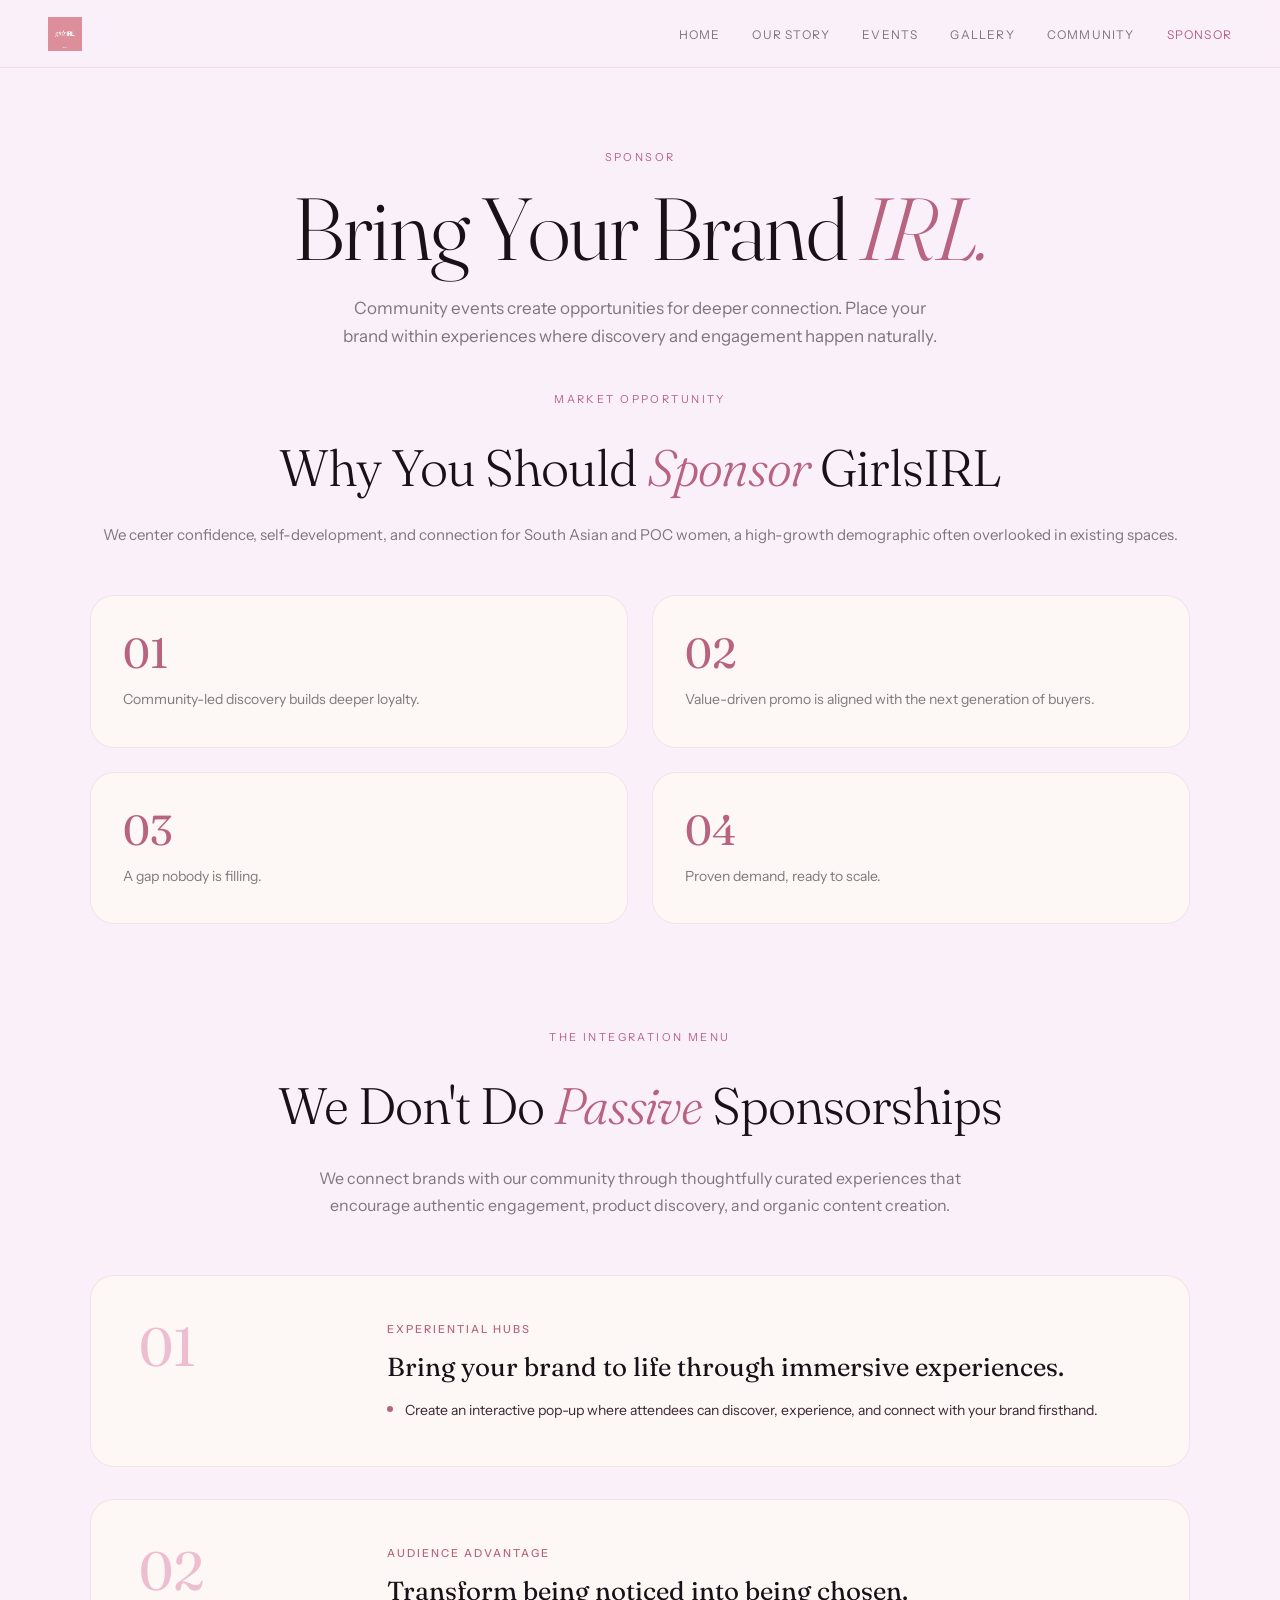
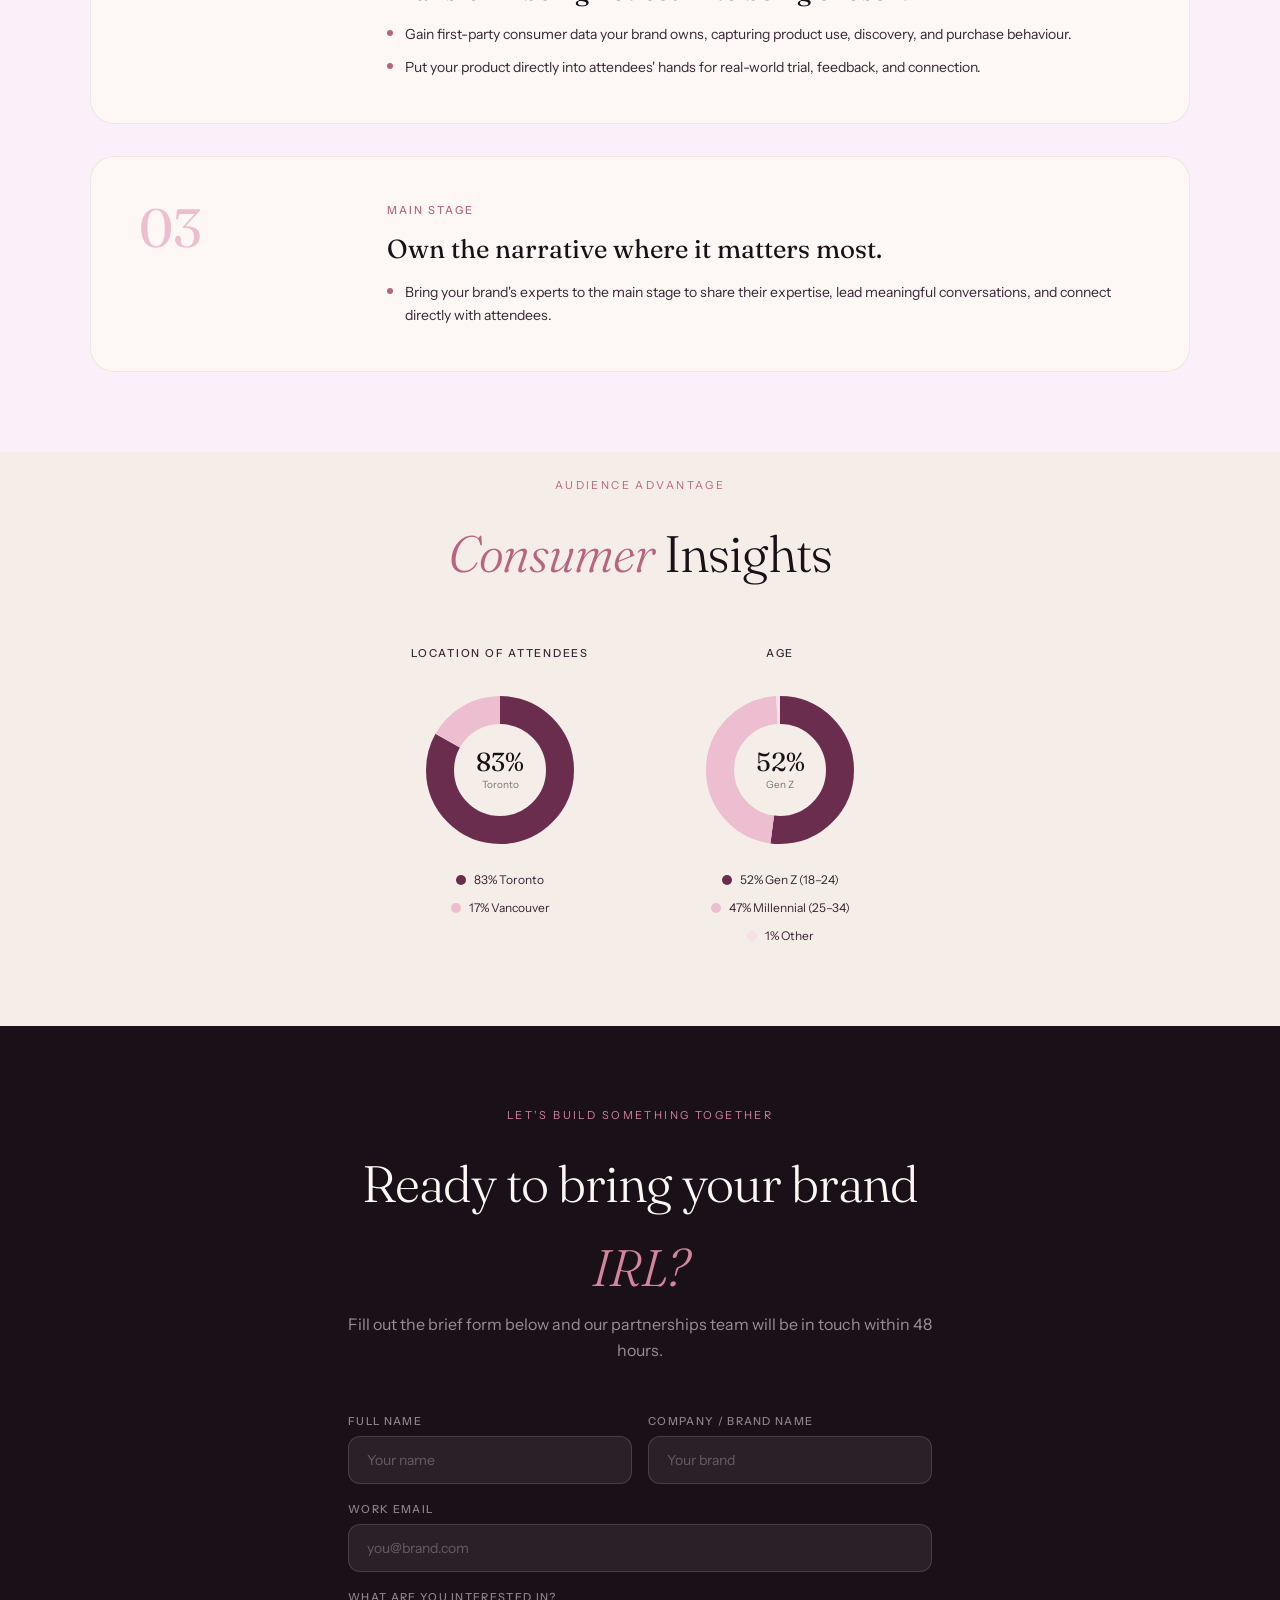
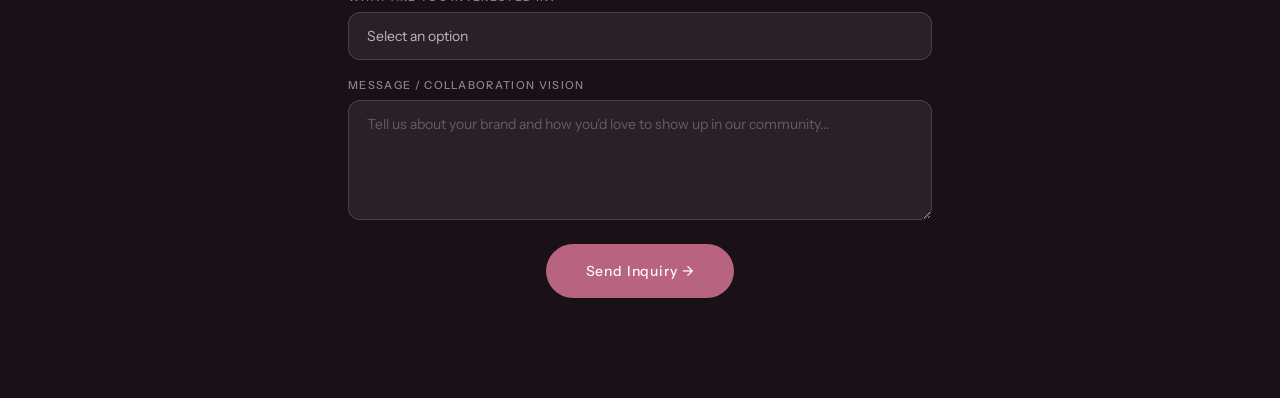
<file: get-involved.html>
<!DOCTYPE html>
<html lang="en">
<head>
<meta charset="utf-8"/>
<meta content="width=device-width, initial-scale=1.0" name="viewport"/>
<title>GIRLS IRL, Sponsor</title>
<meta content="Partner with Girls IRL, redefining connection for South Asian and POC women." name="description"/>
<link href="https://fonts.googleapis.com" rel="preconnect"/>
<link crossorigin="" href="https://fonts.gstatic.com" rel="preconnect"/>
<link href="https://fonts.googleapis.com/css2?family=Fraunces:ital,opsz,wght@0,9..144,300;0,9..144,400;1,9..144,300;1,9..144,400;1,9..144,600&family=Instrument+Sans:wght@300;400;500&display=swap" rel="stylesheet"/>
<link rel="stylesheet" href="responsive.css">
<style>
:root {
  --blush:#F7E1E6;
  --blush-mid:#EDBED0;
  --rose:#D4849C;
  --rose-dark:#B86380;
  --cream:#FDF8F5;
  --cream-warm:#F5EDE8;
  --ink:#1A1118;
  --ink-mid:#3B2535;
  --ink-soft:rgba(26,17,24,0.55);
  --border:rgba(212,132,156,0.18);
  --page-bg:#faf0fa;
}
*,*::before,*::after{margin:0;padding:0;box-sizing:border-box}
body{font-family:'Instrument Sans',sans-serif;background:var(--page-bg);color:var(--ink);line-height:1.65;overflow-x:hidden}
a{color:inherit;text-decoration:none}
h1,h2,h3,h4{font-family:'Fraunces',serif;font-weight:300;letter-spacing:-0.02em}

/* NAV */
nav{position:fixed;top:0;left:0;right:0;z-index:500;height:68px;display:flex;align-items:center;padding:0 48px;background:rgba(250,240,250,0.88);backdrop-filter:blur(18px);border-bottom:1px solid var(--border)}
.nav-inner{width:100%;max-width:1280px;margin:0 auto;display:flex;align-items:center;justify-content:space-between}
.nav-logo-img{height:34px;width:auto;display:block}
.nav-links{display:flex;gap:32px;list-style:none}
.nav-links a{font-size:12px;letter-spacing:.1em;text-transform:uppercase;color:var(--ink-soft)}
.nav-links a.active,.nav-links a:hover{color:var(--rose-dark)}
.btn-fill{background:var(--ink);color:var(--cream);padding:12px 24px;border-radius:100px;font-size:12px;font-weight:500;letter-spacing:.06em}
.nav-mobile-drawer li{list-style:none}

/* HERO */
.p-hero{padding:148px 48px 16px;text-align:center}
.p-hero-inner{max-width:820px;margin:0 auto}
.eyebrow{font-size:11px;letter-spacing:.22em;text-transform:uppercase;color:var(--rose-dark);margin-bottom:18px}
.p-hero h1{font-size:clamp(48px,7vw,88px);line-height:1.02}
.p-hero h1 em{color:var(--rose-dark);font-style:italic}
.p-hero .subhead{margin-top:20px;font-size:17px;color:var(--ink-soft);max-width:600px;margin-left:auto;margin-right:auto}

/* DIVIDER */
.section-divider{width:64px;height:1px;background:var(--rose);margin:0 auto}

/* SECTION WRAPPER */
.p-section{padding:24px 48px 80px}
.p-section-inner{max-width:1100px;margin:0 auto}

/* WHY SECTION */
.why-grid{display:grid;grid-template-columns:1fr 1fr;gap:24px;margin-top:48px}
.why-card{background:var(--cream);border:1px solid var(--border);border-radius:24px;padding:36px 32px}
.why-card .wc-num{font-family:'Fraunces',serif;font-size:42px;color:var(--rose-dark);line-height:1;margin-bottom:14px}
.why-card .wc-label{font-size:13px;font-weight:500;letter-spacing:.06em;text-transform:uppercase;color:var(--ink);margin-bottom:8px}
.why-card .wc-desc{font-size:14px;color:var(--ink-soft);line-height:1.6}

/* AUDIENCE SECTION */
.audience-section{background:var(--cream-warm)}
.audience-charts{display:grid;grid-template-columns:repeat(2,1fr);gap:40px;margin-top:48px;align-items:start;max-width:520px;margin-left:auto;margin-right:auto}
.chart-block{text-align:center}
.chart-title{font-size:11px;letter-spacing:.16em;text-transform:uppercase;color:var(--ink-mid);font-weight:500;margin-bottom:28px}
.donut-wrap{position:relative;width:160px;height:160px;margin:0 auto 20px}
.donut-wrap svg{width:100%;height:100%}
.donut-center{position:absolute;inset:0;display:flex;flex-direction:column;align-items:center;justify-content:center}
.donut-pct{font-family:'Fraunces',serif;font-size:26px;font-weight:400;color:var(--ink);line-height:1}
.donut-sub{font-size:10px;color:var(--ink-soft);margin-top:3px;max-width:56px;text-align:center;line-height:1.3}
.chart-legend{display:flex;flex-direction:column;gap:8px;align-items:center}
.legend-row{display:flex;align-items:center;gap:8px;font-size:12px;color:var(--ink-mid)}
.legend-dot{width:10px;height:10px;border-radius:50%;flex-shrink:0}

/* INTEGRATION MENU */
.integration-intro{font-size:16px;color:var(--ink-soft);max-width:680px;margin:0 auto 56px;text-align:center;line-height:1.7}
.integration-cards{display:flex;flex-direction:column;gap:32px}
.int-card{background:var(--cream);border:1px solid var(--border);border-radius:24px;padding:44px 48px;display:grid;grid-template-columns:200px 1fr;gap:48px;align-items:start}
.int-num{font-family:'Fraunces',serif;font-size:54px;color:var(--blush-mid);line-height:1}
.int-body{}
.int-tag{font-size:11px;letter-spacing:.18em;text-transform:uppercase;color:var(--rose-dark);font-weight:500;margin-bottom:8px}
.int-title{font-family:'Fraunces',serif;font-size:26px;color:var(--ink);margin-bottom:10px}
.int-desc{font-size:14px;color:var(--ink-soft);margin-bottom:20px}
.int-items{list-style:none;display:flex;flex-direction:column;gap:10px}
.int-items li{display:flex;gap:12px;align-items:flex-start;font-size:14px;color:var(--ink-mid)}
.int-items li::before{content:'';width:6px;height:6px;border-radius:50%;background:var(--rose-dark);flex-shrink:0;margin-top:7px}
.int-items strong{font-weight:500;color:var(--rose-dark)}

/* FORM SECTION */
.form-section{background:var(--ink)}
.form-section .eyebrow{color:var(--rose)}
.form-section h2{color:var(--cream)}
.form-section .subhead{color:rgba(253,248,245,0.55)}
.form-section-inner{max-width:680px;margin:0 auto;padding:80px 48px;text-align:center}
.partnership-form{margin-top:48px;display:flex;flex-direction:column;gap:16px;text-align:left}
.form-row{display:grid;grid-template-columns:1fr 1fr;gap:16px}
.form-field{display:flex;flex-direction:column;gap:6px}
.form-field label{font-size:11px;letter-spacing:.12em;text-transform:uppercase;color:rgba(253,248,245,0.5);font-weight:500}
.form-field input,
.form-field select,
.form-field textarea{background:rgba(253,248,245,0.07);border:1px solid rgba(253,248,245,0.14);border-radius:12px;padding:14px 18px;font-family:'Instrument Sans',sans-serif;font-size:14px;color:var(--cream);outline:none;transition:border-color .2s}
.form-field input::placeholder,
.form-field textarea::placeholder{color:rgba(253,248,245,0.28)}
.form-field select{appearance:none;cursor:pointer;color:rgba(253,248,245,0.7)}
.form-field select option{background:#2a1a28;color:var(--cream)}
.form-field input:focus,
.form-field select:focus,
.form-field textarea:focus{border-color:var(--rose)}
.form-field textarea{resize:vertical;min-height:120px}
.form-submit{background:var(--rose-dark);color:var(--cream);border:none;padding:18px 40px;border-radius:100px;font-family:'Instrument Sans',sans-serif;font-size:14px;font-weight:500;letter-spacing:.06em;cursor:pointer;transition:background .2s,transform .15s;margin-top:8px;align-self:center}
.form-submit:hover{background:var(--rose);transform:scale(1.03)}
.partnership-form-message{text-align:center;font-size:13px;color:rgba(253,248,245,0.75);margin-top:4px}

/* SECTION HEADING CENTERED */
.section-heading{text-align:center;margin-bottom:16px}
.section-heading h2{font-size:clamp(32px,4vw,52px)}
.section-heading h2 em{color:var(--rose-dark);font-style:italic}
.section-heading .subhead{font-size:15px;color:var(--ink-soft);margin-top:12px}

/* RESPONSIVE */
@media(max-width:860px){
  nav{padding:0 20px}
  .nav-links{display:none}
  .p-hero{padding:110px 24px 60px}
  .p-section{padding:60px 24px}
  .why-grid{grid-template-columns:1fr}
  .audience-charts{grid-template-columns:1fr;gap:48px}
  .int-card{grid-template-columns:1fr;gap:20px;padding:32px 28px}
  .int-num{font-size:36px}
  .form-row{grid-template-columns:1fr}
  .form-section-inner{padding:60px 24px}
}
</style>
</head>
<body>

<!-- NAV -->
<nav>
  <div class="nav-inner">
    <a class="nav-logo" href="index.html"><img class="nav-logo-img" src="girls-irl-logo.png" alt="Girls IRL logo"></a>
    <ul class="nav-links">
      <li><a href="index.html">Home</a></li>
      <li><a href="story.html">Our Story</a></li>
      <li><a href="events.html">Events</a></li>
      <li><a href="gallery.html">Gallery</a></li>
      <li><a href="community.html">Community</a></li>
      <li><a class="active" href="get-involved.html">Sponsor</a></li>
    </ul>
    <!-- <a class="btn-fill homepage-ticket-btn" href="tickets.html">Buy Tickets</a> -->
  </div>
  <button class="nav-hamburger" id="nav-hamburger" aria-label="Open menu">
    <span></span><span></span><span></span>
  </button>
  <div class="nav-mobile-drawer" id="nav-mobile-drawer"></div>
</nav>

<!-- HERO -->
<section class="p-hero">
  <div class="p-hero-inner">
    <div class="eyebrow">Sponsor</div>
    <h1>Bring Your Brand <em>IRL.</em></h1>
    <p class="subhead">Community events create opportunities for deeper connection. Place your brand within experiences where discovery and engagement happen naturally.</p>
  </div>
</section>

<!-- WHY YOUR BRAND BELONGS HERE -->
<section class="p-section">
  <div class="p-section-inner">
    <div class="section-heading">
      <div class="eyebrow">Market Opportunity</div>
      <h2>Why You Should <em>Sponsor</em> GirlsIRL</h2>
      <p class="subhead">We center confidence, self-development, and connection for South Asian and POC women, a high-growth demographic often overlooked in existing spaces.</p>
    </div>
    <div class="why-grid">
      <div class="why-card">
        <div class="wc-num">01</div>
        <div class="wc-desc">Community-led discovery builds deeper loyalty.</div>
      </div>
      <div class="why-card">
        <div class="wc-num">02</div>
        <div class="wc-desc">Value-driven promo is aligned with the next generation of buyers.</div>
      </div>
      <div class="why-card">
        <div class="wc-num">03</div>
        <div class="wc-desc">A gap nobody is filling.</div>
      </div>
      <div class="why-card">
        <div class="wc-num">04</div>
        <div class="wc-desc">Proven demand, ready to scale.</div>
      </div>
    </div>
  </div>
</section>


<!-- INTEGRATION MENU -->
<section class="p-section">
  <div class="p-section-inner">
    <div class="section-heading">
      <div class="eyebrow">The Integration Menu</div>
      <h2>We Don't Do <em>Passive</em> Sponsorships</h2>
    </div>
    <p class="integration-intro">We connect brands with our community through thoughtfully curated experiences that encourage authentic engagement, product discovery, and organic content creation.</p>
    <div class="integration-cards">

      <div class="int-card">
        <div class="int-num">01</div>
        <div class="int-body">
          <div class="int-tag">Experiential Hubs</div>
          <div class="int-title">Bring your brand to life through immersive experiences.</div>
          <ul class="int-items">
            <li><div>Create an interactive pop-up where attendees can discover, experience, and connect with your brand firsthand.</div></li>
          </ul>
        </div>
      </div>

      <div class="int-card">
        <div class="int-num">02</div>
        <div class="int-body">
          <div class="int-tag">Audience Advantage</div>
          <div class="int-title">Transform being noticed into being chosen.</div>
          <ul class="int-items">
            <li><div>Gain first-party consumer data your brand owns, capturing product use, discovery, and purchase behaviour.</div></li>
            <li><div>Put your product directly into attendees' hands for real-world trial, feedback, and connection.</div></li>
          </ul>
        </div>
      </div>

      <div class="int-card">
        <div class="int-num">03</div>
        <div class="int-body">
          <div class="int-tag">Main Stage</div>
          <div class="int-title">Own the narrative where it matters most.</div>
          <ul class="int-items">
            <li><div>Bring your brand's experts to the main stage to share their expertise, lead meaningful conversations, and connect directly with attendees.</div></li>
          </ul>
        </div>
      </div>

    </div>
  </div>
</section>

<!-- AUDIENCE AT A GLANCE -->
<section class="p-section audience-section">
  <div class="p-section-inner">
    <div class="section-heading">
      <div class="eyebrow">Audience Advantage</div>
      <h2><em>Consumer</em> Insights</h2>
    </div>
    <div class="audience-charts">

      <!-- LOCATION CHART -->
      <div class="chart-block">
        <div class="chart-title">Location of Attendees</div>
        <div class="donut-wrap">
          <svg viewBox="0 0 160 160" xmlns="http://www.w3.org/2000/svg">
            <!-- Toronto 83% -->
            <circle cx="80" cy="80" r="60" fill="none" stroke="#6B2D4E" stroke-width="28"
              stroke-dasharray="312.90 376.99"
              stroke-dashoffset="0"
              transform="rotate(-90 80 80)"/>
            <!-- Vancouver 17% -->
            <circle cx="80" cy="80" r="60" fill="none" stroke="#EDBED0" stroke-width="28"
              stroke-dasharray="64.09 376.99"
              stroke-dashoffset="-312.90"
              transform="rotate(-90 80 80)"/>
          </svg>
          <div class="donut-center">
            <span class="donut-pct">83%</span>
            <span class="donut-sub">Toronto</span>
          </div>
        </div>
        <div class="chart-legend">
          <div class="legend-row"><span class="legend-dot" style="background:#6B2D4E"></span>83% Toronto</div>
          <div class="legend-row"><span class="legend-dot" style="background:#EDBED0"></span>17% Vancouver</div>
        </div>
      </div>

      <!-- AGE CHART -->
      <div class="chart-block">
        <div class="chart-title">Age</div>
        <div class="donut-wrap">
          <svg viewBox="0 0 160 160" xmlns="http://www.w3.org/2000/svg">
            <!-- Gen Z 52% -->
            <circle cx="80" cy="80" r="60" fill="none" stroke="#6B2D4E" stroke-width="28"
              stroke-dasharray="196.04 376.99"
              stroke-dashoffset="0"
              transform="rotate(-90 80 80)"/>
            <!-- Millennial 47% -->
            <circle cx="80" cy="80" r="60" fill="none" stroke="#EDBED0" stroke-width="28"
              stroke-dasharray="177.19 376.99"
              stroke-dashoffset="-196.04"
              transform="rotate(-90 80 80)"/>
            <!-- Other 1% -->
            <circle cx="80" cy="80" r="60" fill="none" stroke="#F7E1E6" stroke-width="28"
              stroke-dasharray="3.77 376.99"
              stroke-dashoffset="-373.22"
              transform="rotate(-90 80 80)"/>
          </svg>
          <div class="donut-center">
            <span class="donut-pct">52%</span>
            <span class="donut-sub">Gen Z</span>
          </div>
        </div>
        <div class="chart-legend">
          <div class="legend-row"><span class="legend-dot" style="background:#6B2D4E"></span>52% Gen Z (18–24)</div>
          <div class="legend-row"><span class="legend-dot" style="background:#EDBED0"></span>47% Millennial (25–34)</div>
          <div class="legend-row"><span class="legend-dot" style="background:#F7E1E6"></span>1% Other</div>
        </div>
      </div>

    </div>
  </div>
</section>

<!-- CONTACT FORM -->
<section class="form-section" id="sponsor-form">
  <div class="form-section-inner">
    <div class="eyebrow">Let's Build Something Together</div>
    <h2 style="font-family:'Fraunces',serif;font-weight:300;font-size:clamp(32px,4vw,52px);color:var(--cream)">Ready to bring your brand <em style="color:var(--rose);font-style:italic">IRL?</em></h2>
    <p class="subhead">Fill out the brief form below and our partnerships team will be in touch within 48 hours.</p>
    <form class="partnership-form" onsubmit="handleSubmit(event)">
      <div class="form-row">
        <div class="form-field">
          <label for="full-name">Full Name</label>
          <input type="text" id="full-name" placeholder="Your name" required/>
        </div>
        <div class="form-field">
          <label for="company">Company / Brand Name</label>
          <input type="text" id="company" placeholder="Your brand" required/>
        </div>
      </div>
      <div class="form-field">
        <label for="email">Work Email</label>
        <input type="email" id="email" placeholder="you@brand.com" required/>
      </div>
      <div class="form-field">
        <label for="interest">What are you interested in?</label>
        <select id="interest" required>
          <option value="" disabled selected>Select an option</option>
          <option value="irl-sponsorship">IRL Event Sponsorship</option>
          <option value="product-gifting">Product Placement / Gifting</option>
          <option value="digital-activation">Custom Digital Activation</option>
          <option value="other">Other</option>
        </select>
      </div>
      <div class="form-field">
        <label for="message">Message / Collaboration Vision</label>
        <textarea id="message" placeholder="Tell us about your brand and how you'd love to show up in our community..." required></textarea>
      </div>
      <button type="submit" class="form-submit">Send Inquiry →</button>
      <p id="partnershipFormMessage" class="partnership-form-message"></p>
    </form>
  </div>
</section>

<script>
const btn=document.getElementById('nav-hamburger'),drawer=document.getElementById('nav-mobile-drawer');
if(btn&&drawer){drawer.innerHTML=document.querySelector('.nav-links')?.innerHTML||'';btn.onclick=()=>{btn.classList.toggle('open');drawer.classList.toggle('open');}}

async function handleSubmit(e) {
  e.preventDefault();
  const submitBtn = e.target.querySelector('.form-submit');
  const formMessage = document.getElementById('partnershipFormMessage');
  submitBtn.textContent = 'Sending...';
  submitBtn.disabled = true;

  const payload = {
    fullName: document.getElementById('full-name').value,
    company:  document.getElementById('company').value,
    email:    document.getElementById('email').value,
    interest: document.getElementById('interest').value,
    message:  document.getElementById('message').value
  };

  try {
    await fetch('https://script.google.com/macros/s/AKfycbzAsAu48nJF0GpAbJ1BSqkx9_YWyNl4sFC3hT8dHXnOzImDy8fAAINu5NdBAL1d_ODD/exec', {
      method: 'POST',
      mode: 'no-cors',
      headers: { 'Content-Type': 'application/json' },
      body: JSON.stringify(payload)
    });
    submitBtn.textContent = "You're on the list! ✓";
    submitBtn.style.background = '#4caf82';
    formMessage.textContent = "The Girls IRL team will reach out shortly.";
    e.target.reset();
  } catch {
    submitBtn.textContent = 'Something went wrong, try again';
    submitBtn.style.background = '#c0392b';
    submitBtn.disabled = false;
  }
}
</script>
</body>
</html>
</file>
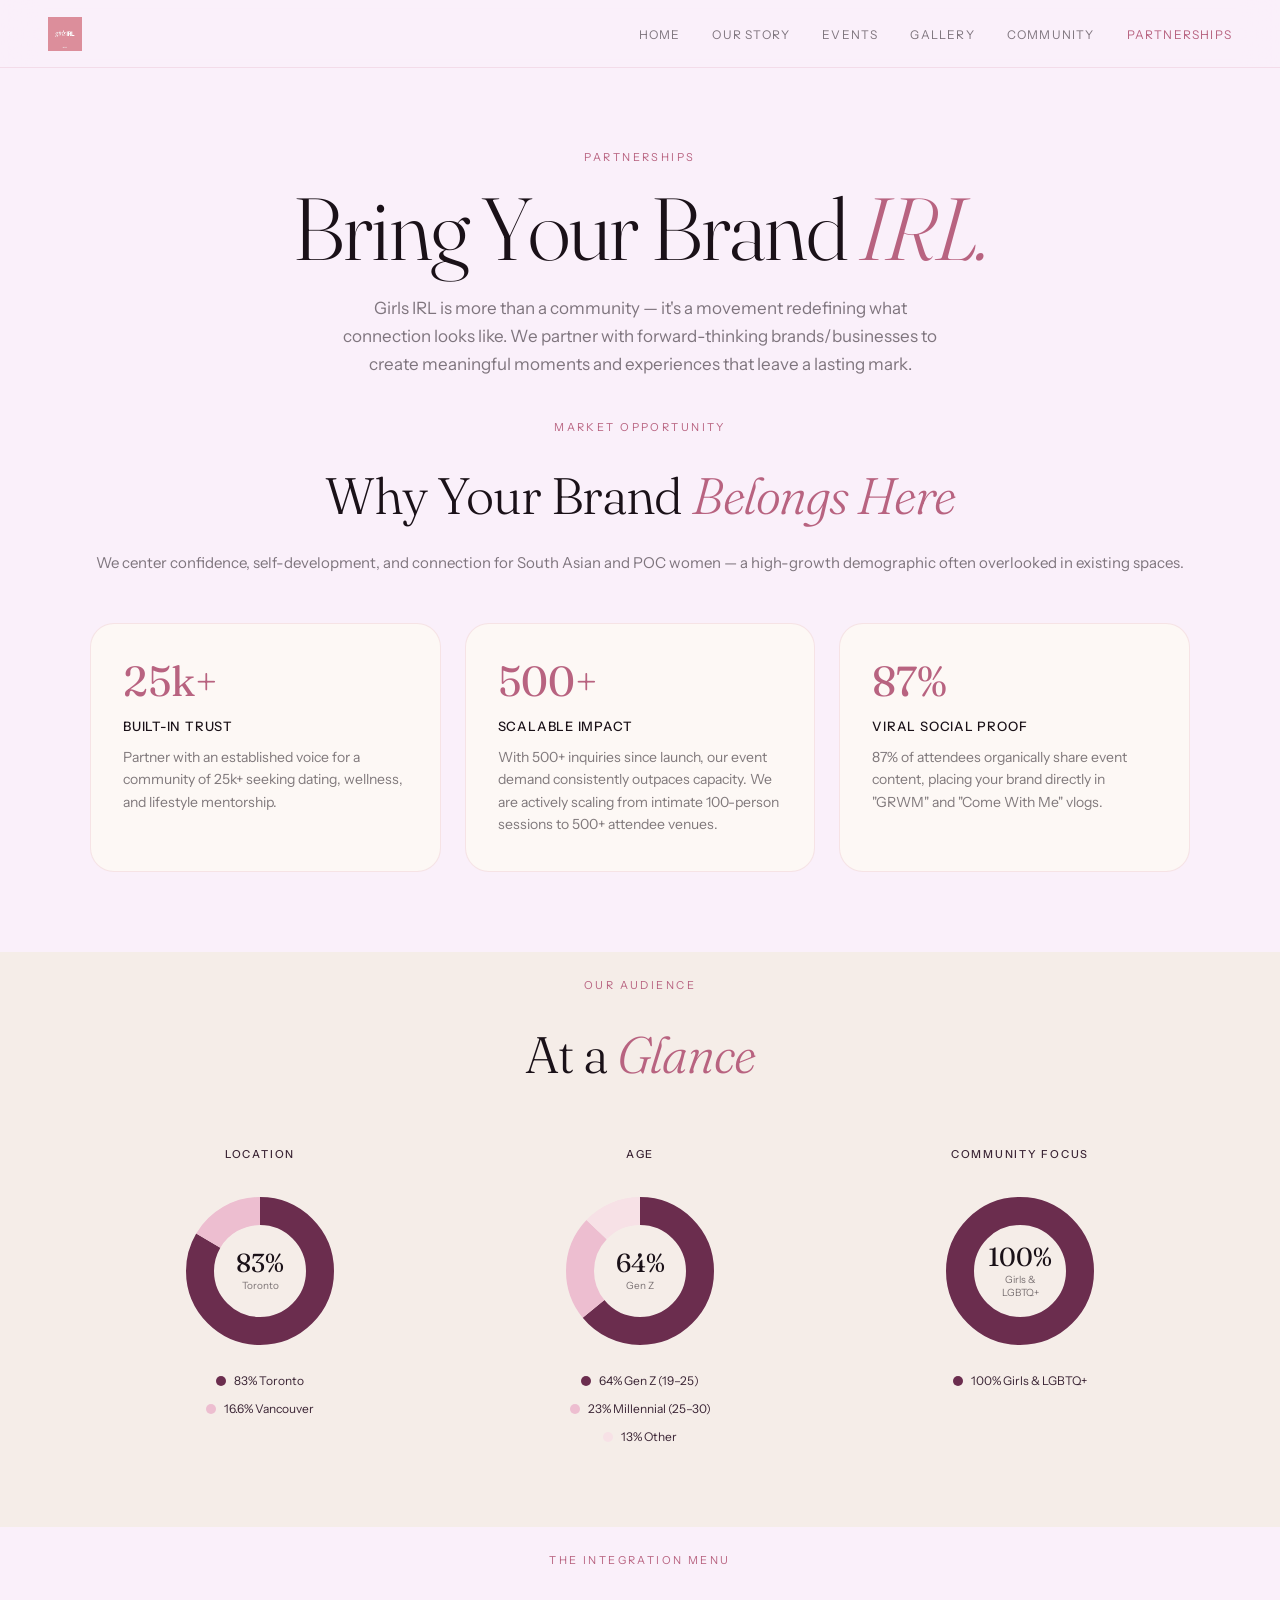
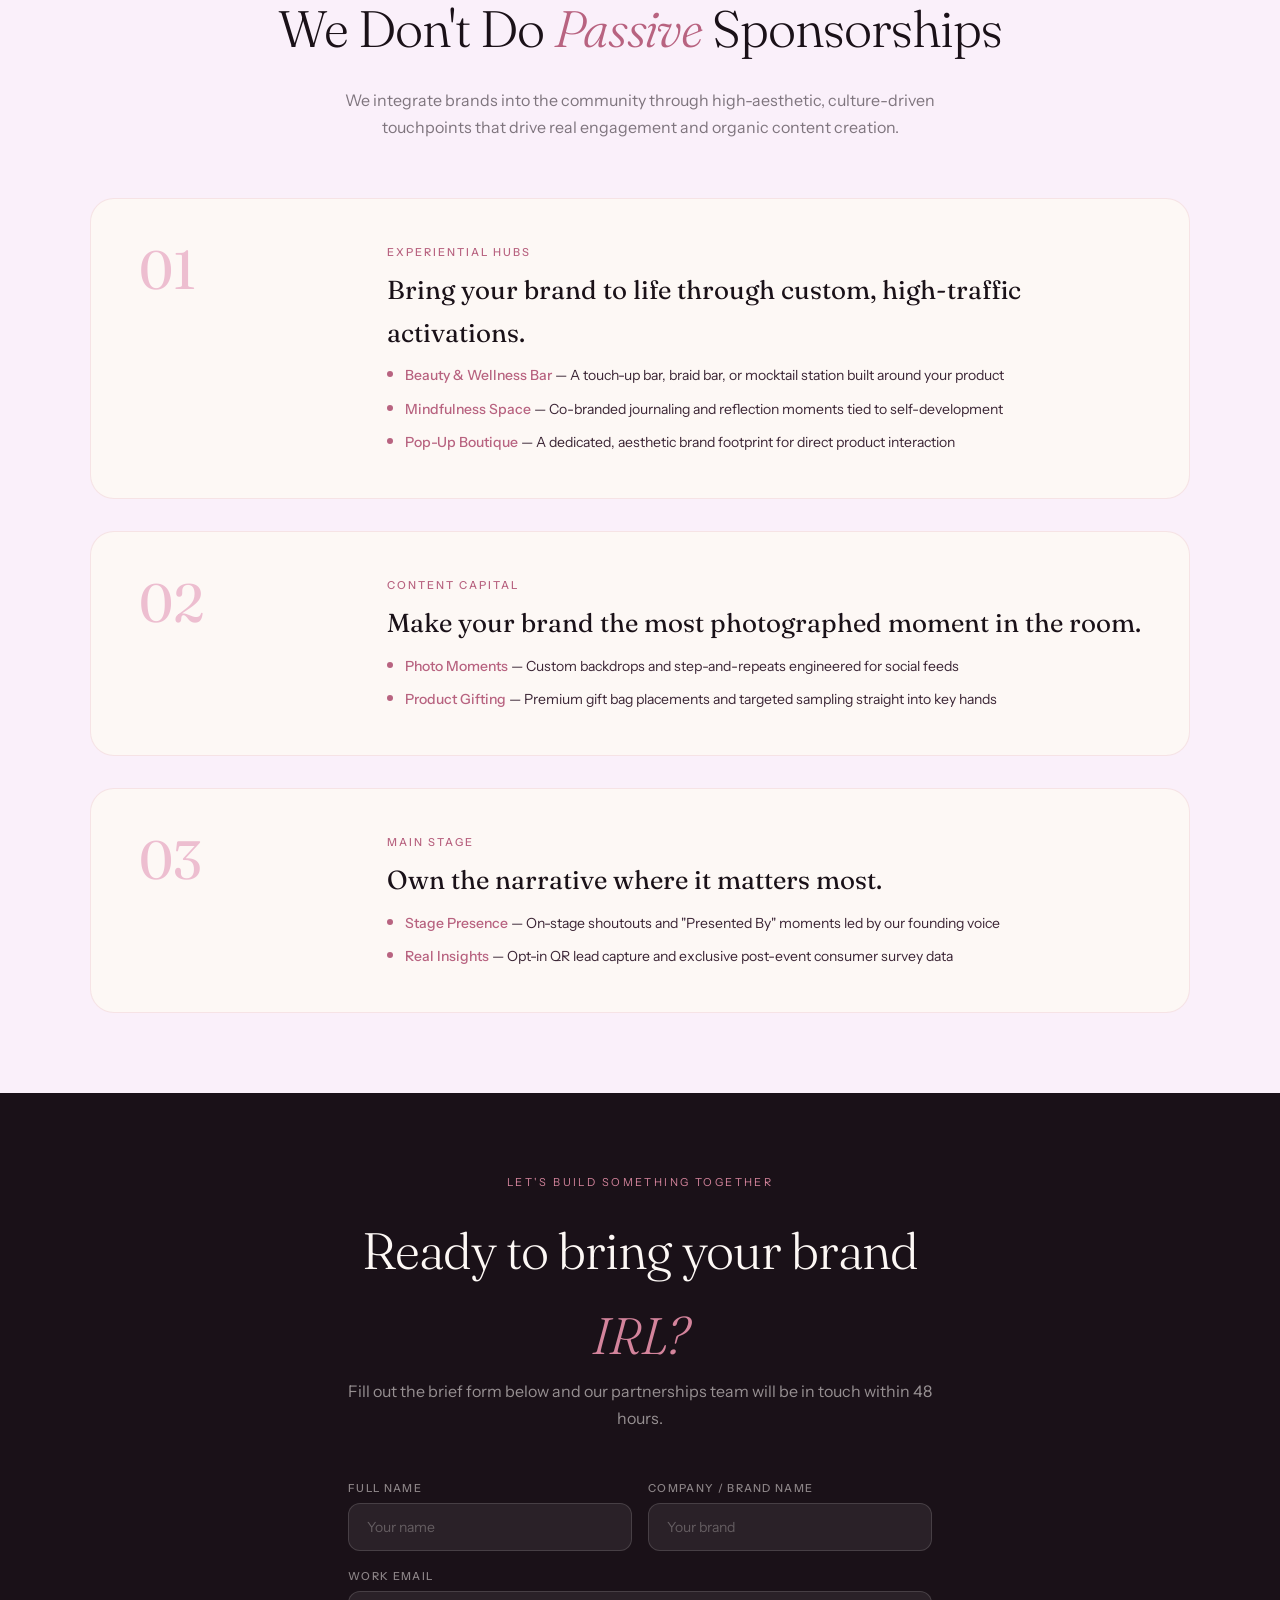
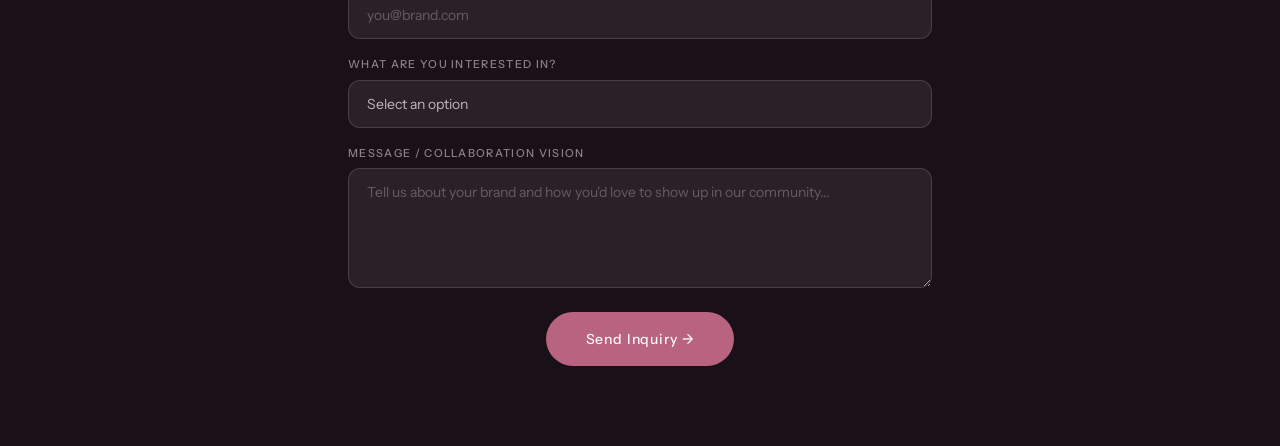
<file: partnerships.html>
<!DOCTYPE html>
<html lang="en">
<head>
<meta charset="utf-8"/>
<meta content="width=device-width, initial-scale=1.0" name="viewport"/>
<title>GIRLS IRL — Partnerships</title>
<meta content="Partner with Girls IRL — redefining connection for South Asian and POC women." name="description"/>
<link href="https://fonts.googleapis.com" rel="preconnect"/>
<link crossorigin="" href="https://fonts.gstatic.com" rel="preconnect"/>
<link href="https://fonts.googleapis.com/css2?family=Fraunces:ital,opsz,wght@0,9..144,300;0,9..144,400;1,9..144,300;1,9..144,400;1,9..144,600&family=Instrument+Sans:wght@300;400;500&display=swap" rel="stylesheet"/>
<link rel="stylesheet" href="responsive.css">
<style>
:root {
  --blush:#F7E1E6;
  --blush-mid:#EDBED0;
  --rose:#D4849C;
  --rose-dark:#B86380;
  --cream:#FDF8F5;
  --cream-warm:#F5EDE8;
  --ink:#1A1118;
  --ink-mid:#3B2535;
  --ink-soft:rgba(26,17,24,0.55);
  --border:rgba(212,132,156,0.18);
  --page-bg:#faf0fa;
}
*,*::before,*::after{margin:0;padding:0;box-sizing:border-box}
body{font-family:'Instrument Sans',sans-serif;background:var(--page-bg);color:var(--ink);line-height:1.65;overflow-x:hidden}
a{color:inherit;text-decoration:none}
h1,h2,h3,h4{font-family:'Fraunces',serif;font-weight:300;letter-spacing:-0.02em}

/* NAV */
nav{position:fixed;top:0;left:0;right:0;z-index:500;height:68px;display:flex;align-items:center;padding:0 48px;background:rgba(250,240,250,0.88);backdrop-filter:blur(18px);border-bottom:1px solid var(--border)}
.nav-inner{width:100%;max-width:1280px;margin:0 auto;display:flex;align-items:center;justify-content:space-between}
.nav-logo-img{height:34px;width:auto;display:block}
.nav-links{display:flex;gap:32px;list-style:none}
.nav-links a{font-size:12px;letter-spacing:.1em;text-transform:uppercase;color:var(--ink-soft)}
.nav-links a.active,.nav-links a:hover{color:var(--rose-dark)}
.btn-fill{background:var(--ink);color:var(--cream);padding:12px 24px;border-radius:100px;font-size:12px;font-weight:500;letter-spacing:.06em}
.nav-mobile-drawer li{list-style:none}

/* HERO */
.p-hero{padding:148px 48px 16px;text-align:center}
.p-hero-inner{max-width:820px;margin:0 auto}
.eyebrow{font-size:11px;letter-spacing:.22em;text-transform:uppercase;color:var(--rose-dark);margin-bottom:18px}
.p-hero h1{font-size:clamp(48px,7vw,88px);line-height:1.02}
.p-hero h1 em{color:var(--rose-dark);font-style:italic}
.p-hero .subhead{margin-top:20px;font-size:17px;color:var(--ink-soft);max-width:600px;margin-left:auto;margin-right:auto}

/* DIVIDER */
.section-divider{width:64px;height:1px;background:var(--rose);margin:0 auto}

/* SECTION WRAPPER */
.p-section{padding:24px 48px 80px}
.p-section-inner{max-width:1100px;margin:0 auto}

/* WHY SECTION */
.why-grid{display:grid;grid-template-columns:1fr 1fr 1fr;gap:24px;margin-top:48px}
.why-card{background:var(--cream);border:1px solid var(--border);border-radius:24px;padding:36px 32px}
.why-card .wc-num{font-family:'Fraunces',serif;font-size:42px;color:var(--rose-dark);line-height:1;margin-bottom:14px}
.why-card .wc-label{font-size:13px;font-weight:500;letter-spacing:.06em;text-transform:uppercase;color:var(--ink);margin-bottom:8px}
.why-card .wc-desc{font-size:14px;color:var(--ink-soft);line-height:1.6}

/* AUDIENCE SECTION */
.audience-section{background:var(--cream-warm)}
.audience-charts{display:grid;grid-template-columns:repeat(3,1fr);gap:40px;margin-top:48px;align-items:start}
.chart-block{text-align:center}
.chart-title{font-size:11px;letter-spacing:.16em;text-transform:uppercase;color:var(--ink-mid);font-weight:500;margin-bottom:28px}
.donut-wrap{position:relative;width:160px;height:160px;margin:0 auto 20px}
.donut-wrap svg{width:100%;height:100%}
.donut-center{position:absolute;inset:0;display:flex;flex-direction:column;align-items:center;justify-content:center}
.donut-pct{font-family:'Fraunces',serif;font-size:26px;font-weight:400;color:var(--ink);line-height:1}
.donut-sub{font-size:10px;color:var(--ink-soft);margin-top:3px;max-width:56px;text-align:center;line-height:1.3}
.chart-legend{display:flex;flex-direction:column;gap:8px;align-items:center}
.legend-row{display:flex;align-items:center;gap:8px;font-size:12px;color:var(--ink-mid)}
.legend-dot{width:10px;height:10px;border-radius:50%;flex-shrink:0}

/* INTEGRATION MENU */
.integration-intro{font-size:16px;color:var(--ink-soft);max-width:680px;margin:0 auto 56px;text-align:center;line-height:1.7}
.integration-cards{display:flex;flex-direction:column;gap:32px}
.int-card{background:var(--cream);border:1px solid var(--border);border-radius:24px;padding:44px 48px;display:grid;grid-template-columns:200px 1fr;gap:48px;align-items:start}
.int-num{font-family:'Fraunces',serif;font-size:54px;color:var(--blush-mid);line-height:1}
.int-body{}
.int-tag{font-size:11px;letter-spacing:.18em;text-transform:uppercase;color:var(--rose-dark);font-weight:500;margin-bottom:8px}
.int-title{font-family:'Fraunces',serif;font-size:26px;color:var(--ink);margin-bottom:10px}
.int-desc{font-size:14px;color:var(--ink-soft);margin-bottom:20px}
.int-items{list-style:none;display:flex;flex-direction:column;gap:10px}
.int-items li{display:flex;gap:12px;align-items:flex-start;font-size:14px;color:var(--ink-mid)}
.int-items li::before{content:'';width:6px;height:6px;border-radius:50%;background:var(--rose-dark);flex-shrink:0;margin-top:7px}
.int-items strong{font-weight:500;color:var(--rose-dark)}

/* FORM SECTION */
.form-section{background:var(--ink)}
.form-section .eyebrow{color:var(--rose)}
.form-section h2{color:var(--cream)}
.form-section .subhead{color:rgba(253,248,245,0.55)}
.form-section-inner{max-width:680px;margin:0 auto;padding:80px 48px;text-align:center}
.partnership-form{margin-top:48px;display:flex;flex-direction:column;gap:16px;text-align:left}
.form-row{display:grid;grid-template-columns:1fr 1fr;gap:16px}
.form-field{display:flex;flex-direction:column;gap:6px}
.form-field label{font-size:11px;letter-spacing:.12em;text-transform:uppercase;color:rgba(253,248,245,0.5);font-weight:500}
.form-field input,
.form-field select,
.form-field textarea{background:rgba(253,248,245,0.07);border:1px solid rgba(253,248,245,0.14);border-radius:12px;padding:14px 18px;font-family:'Instrument Sans',sans-serif;font-size:14px;color:var(--cream);outline:none;transition:border-color .2s}
.form-field input::placeholder,
.form-field textarea::placeholder{color:rgba(253,248,245,0.28)}
.form-field select{appearance:none;cursor:pointer;color:rgba(253,248,245,0.7)}
.form-field select option{background:#2a1a28;color:var(--cream)}
.form-field input:focus,
.form-field select:focus,
.form-field textarea:focus{border-color:var(--rose)}
.form-field textarea{resize:vertical;min-height:120px}
.form-submit{background:var(--rose-dark);color:var(--cream);border:none;padding:18px 40px;border-radius:100px;font-family:'Instrument Sans',sans-serif;font-size:14px;font-weight:500;letter-spacing:.06em;cursor:pointer;transition:background .2s,transform .15s;margin-top:8px;align-self:center}
.form-submit:hover{background:var(--rose);transform:scale(1.03)}

/* SECTION HEADING CENTERED */
.section-heading{text-align:center;margin-bottom:16px}
.section-heading h2{font-size:clamp(32px,4vw,52px)}
.section-heading h2 em{color:var(--rose-dark);font-style:italic}
.section-heading .subhead{font-size:15px;color:var(--ink-soft);margin-top:12px}

/* RESPONSIVE */
@media(max-width:860px){
  nav{padding:0 20px}
  .nav-links{display:none}
  .p-hero{padding:110px 24px 60px}
  .p-section{padding:60px 24px}
  .why-grid{grid-template-columns:1fr}
  .audience-charts{grid-template-columns:1fr;gap:48px}
  .int-card{grid-template-columns:1fr;gap:20px;padding:32px 28px}
  .int-num{font-size:36px}
  .form-row{grid-template-columns:1fr}
  .form-section-inner{padding:60px 24px}
}
</style>
</head>
<body>

<!-- NAV -->
<nav>
  <div class="nav-inner">
    <a class="nav-logo" href="index.html"><img class="nav-logo-img" src="girls-irl-logo.png" alt="Girls IRL logo"></a>
    <ul class="nav-links">
      <li><a href="index.html">Home</a></li>
      <li><a href="story.html">Our Story</a></li>
      <li><a href="events.html">Events</a></li>
      <li><a href="gallery.html">Gallery</a></li>
      <li><a href="community.html">Community</a></li>
      <li><a class="active" href="partnerships.html">Partnerships</a></li>
    </ul>
    <!-- <a class="btn-fill homepage-ticket-btn" href="tickets.html">Buy Tickets</a> -->
  </div>
  <button class="nav-hamburger" id="nav-hamburger" aria-label="Open menu">
    <span></span><span></span><span></span>
  </button>
  <div class="nav-mobile-drawer" id="nav-mobile-drawer"></div>
</nav>

<!-- HERO -->
<section class="p-hero">
  <div class="p-hero-inner">
    <div class="eyebrow">Partnerships</div>
    <h1>Bring Your Brand <em>IRL.</em></h1>
    <p class="subhead">Girls IRL is more than a community — it's a movement redefining what connection looks like. We partner with forward-thinking brands/businesses to create meaningful moments and experiences that leave a lasting mark.</p>
  </div>
</section>

<!-- WHY YOUR BRAND BELONGS HERE -->
<section class="p-section">
  <div class="p-section-inner">
    <div class="section-heading">
      <div class="eyebrow">Market Opportunity</div>
      <h2>Why Your Brand <em>Belongs Here</em></h2>
      <p class="subhead">We center confidence, self-development, and connection for South Asian and POC women — a high-growth demographic often overlooked in existing spaces.</p>
    </div>
    <div class="why-grid">
      <div class="why-card">
        <div class="wc-num">25k+</div>
        <div class="wc-label">Built-In Trust</div>
        <div class="wc-desc">Partner with an established voice for a community of 25k+ seeking dating, wellness, and lifestyle mentorship.</div>
      </div>
      <div class="why-card">
        <div class="wc-num">500+</div>
        <div class="wc-label">Scalable Impact</div>
        <div class="wc-desc">With 500+ inquiries since launch, our event demand consistently outpaces capacity. We are actively scaling from intimate 100-person sessions to 500+ attendee venues.</div>
      </div>
      <div class="why-card">
        <div class="wc-num">87%</div>
        <div class="wc-label">Viral Social Proof</div>
        <div class="wc-desc">87% of attendees organically share event content, placing your brand directly in "GRWM" and "Come With Me" vlogs.</div>
      </div>
    </div>
  </div>
</section>

<!-- AUDIENCE AT A GLANCE -->
<section class="p-section audience-section">
  <div class="p-section-inner">
    <div class="section-heading">
      <div class="eyebrow">Our Audience</div>
      <h2>At a <em>Glance</em></h2>
    </div>
    <div class="audience-charts">

      <!-- LOCATION CHART -->
      <div class="chart-block">
        <div class="chart-title">Location</div>
        <div class="donut-wrap">
          <svg viewBox="0 0 160 160" xmlns="http://www.w3.org/2000/svg">
            <!-- Toronto 83% -->
            <circle cx="80" cy="80" r="60" fill="none" stroke="#6B2D4E" stroke-width="28"
              stroke-dasharray="314.16 376.99"
              stroke-dashoffset="0"
              transform="rotate(-90 80 80)"/>
            <!-- Vancouver 16.6% -->
            <circle cx="80" cy="80" r="60" fill="none" stroke="#EDBED0" stroke-width="28"
              stroke-dasharray="62.83 376.99"
              stroke-dashoffset="-314.16"
              transform="rotate(-90 80 80)"/>
          </svg>
          <div class="donut-center">
            <span class="donut-pct">83%</span>
            <span class="donut-sub">Toronto</span>
          </div>
        </div>
        <div class="chart-legend">
          <div class="legend-row"><span class="legend-dot" style="background:#6B2D4E"></span>83% Toronto</div>
          <div class="legend-row"><span class="legend-dot" style="background:#EDBED0"></span>16.6% Vancouver</div>
        </div>
      </div>

      <!-- AGE CHART -->
      <div class="chart-block">
        <div class="chart-title">Age</div>
        <div class="donut-wrap">
          <svg viewBox="0 0 160 160" xmlns="http://www.w3.org/2000/svg">
            <!-- Gen Z 64% -->
            <circle cx="80" cy="80" r="60" fill="none" stroke="#6B2D4E" stroke-width="28"
              stroke-dasharray="241.22 376.99"
              stroke-dashoffset="0"
              transform="rotate(-90 80 80)"/>
            <!-- Millennial 23% -->
            <circle cx="80" cy="80" r="60" fill="none" stroke="#EDBED0" stroke-width="28"
              stroke-dasharray="86.71 376.99"
              stroke-dashoffset="-241.22"
              transform="rotate(-90 80 80)"/>
            <!-- Other 13% -->
            <circle cx="80" cy="80" r="60" fill="none" stroke="#F7E1E6" stroke-width="28"
              stroke-dasharray="49.01 376.99"
              stroke-dashoffset="-327.93"
              transform="rotate(-90 80 80)"/>
          </svg>
          <div class="donut-center">
            <span class="donut-pct">64%</span>
            <span class="donut-sub">Gen Z</span>
          </div>
        </div>
        <div class="chart-legend">
          <div class="legend-row"><span class="legend-dot" style="background:#6B2D4E"></span>64% Gen Z (19–25)</div>
          <div class="legend-row"><span class="legend-dot" style="background:#EDBED0"></span>23% Millennial (25–30)</div>
          <div class="legend-row"><span class="legend-dot" style="background:#F7E1E6"></span>13% Other</div>
        </div>
      </div>

      <!-- COMMUNITY CHART -->
      <div class="chart-block">
        <div class="chart-title">Community Focus</div>
        <div class="donut-wrap">
          <svg viewBox="0 0 160 160" xmlns="http://www.w3.org/2000/svg">
            <!-- 100% -->
            <circle cx="80" cy="80" r="60" fill="none" stroke="#6B2D4E" stroke-width="28"
              stroke-dasharray="376.99 376.99"
              stroke-dashoffset="0"
              transform="rotate(-90 80 80)"/>
          </svg>
          <div class="donut-center">
            <span class="donut-pct">100%</span>
            <span class="donut-sub">Girls &amp; LGBTQ+</span>
          </div>
        </div>
        <div class="chart-legend">
          <div class="legend-row"><span class="legend-dot" style="background:#6B2D4E"></span>100% Girls &amp; LGBTQ+</div>
        </div>
      </div>

    </div>
  </div>
</section>

<!-- INTEGRATION MENU -->
<section class="p-section">
  <div class="p-section-inner">
    <div class="section-heading">
      <div class="eyebrow">The Integration Menu</div>
      <h2>We Don't Do <em>Passive</em> Sponsorships</h2>
    </div>
    <p class="integration-intro">We integrate brands into the community through high-aesthetic, culture-driven touchpoints that drive real engagement and organic content creation.</p>
    <div class="integration-cards">

      <div class="int-card">
        <div class="int-num">01</div>
        <div class="int-body">
          <div class="int-tag">Experiential Hubs</div>
          <div class="int-title">Bring your brand to life through custom, high-traffic activations.</div>
          <ul class="int-items">
            <li><div><strong>Beauty &amp; Wellness Bar</strong> — A touch-up bar, braid bar, or mocktail station built around your product</div></li>
            <li><div><strong>Mindfulness Space</strong> — Co-branded journaling and reflection moments tied to self-development</div></li>
            <li><div><strong>Pop-Up Boutique</strong> — A dedicated, aesthetic brand footprint for direct product interaction</div></li>
          </ul>
        </div>
      </div>

      <div class="int-card">
        <div class="int-num">02</div>
        <div class="int-body">
          <div class="int-tag">Content Capital</div>
          <div class="int-title">Make your brand the most photographed moment in the room.</div>
          <ul class="int-items">
            <li><div><strong>Photo Moments</strong> — Custom backdrops and step-and-repeats engineered for social feeds</div></li>
            <li><div><strong>Product Gifting</strong> — Premium gift bag placements and targeted sampling straight into key hands</div></li>
          </ul>
        </div>
      </div>

      <div class="int-card">
        <div class="int-num">03</div>
        <div class="int-body">
          <div class="int-tag">Main Stage</div>
          <div class="int-title">Own the narrative where it matters most.</div>
          <ul class="int-items">
            <li><div><strong>Stage Presence</strong> — On-stage shoutouts and "Presented By" moments led by our founding voice</div></li>
            <li><div><strong>Real Insights</strong> — Opt-in QR lead capture and exclusive post-event consumer survey data</div></li>
          </ul>
        </div>
      </div>

    </div>
  </div>
</section>

<!-- CONTACT FORM -->
<section class="form-section">
  <div class="form-section-inner">
    <div class="eyebrow">Let's Build Something Together</div>
    <h2 style="font-family:'Fraunces',serif;font-weight:300;font-size:clamp(32px,4vw,52px);color:var(--cream)">Ready to bring your brand <em style="color:var(--rose);font-style:italic">IRL?</em></h2>
    <p class="subhead">Fill out the brief form below and our partnerships team will be in touch within 48 hours.</p>
    <form class="partnership-form" onsubmit="handleSubmit(event)">
      <div class="form-row">
        <div class="form-field">
          <label for="full-name">Full Name</label>
          <input type="text" id="full-name" placeholder="Your name" required/>
        </div>
        <div class="form-field">
          <label for="company">Company / Brand Name</label>
          <input type="text" id="company" placeholder="Your brand" required/>
        </div>
      </div>
      <div class="form-field">
        <label for="email">Work Email</label>
        <input type="email" id="email" placeholder="you@brand.com" required/>
      </div>
      <div class="form-field">
        <label for="interest">What are you interested in?</label>
        <select id="interest" required>
          <option value="" disabled selected>Select an option</option>
          <option value="irl-sponsorship">IRL Event Sponsorship</option>
          <option value="product-gifting">Product Placement / Gifting</option>
          <option value="digital-activation">Custom Digital Activation</option>
          <option value="other">Other</option>
        </select>
      </div>
      <div class="form-field">
        <label for="message">Message / Collaboration Vision</label>
        <textarea id="message" placeholder="Tell us about your brand and how you'd love to show up in our community..." required></textarea>
      </div>
      <button type="submit" class="form-submit">Send Inquiry →</button>
    </form>
  </div>
</section>

<script>
const btn=document.getElementById('nav-hamburger'),drawer=document.getElementById('nav-mobile-drawer');
if(btn&&drawer){drawer.innerHTML=document.querySelector('.nav-links')?.innerHTML||'';btn.onclick=()=>{btn.classList.toggle('open');drawer.classList.toggle('open');}}

async function handleSubmit(e) {
  e.preventDefault();
  const submitBtn = e.target.querySelector('.form-submit');
  submitBtn.textContent = 'Sending...';
  submitBtn.disabled = true;

  const payload = {
    fullName: document.getElementById('full-name').value,
    company:  document.getElementById('company').value,
    email:    document.getElementById('email').value,
    interest: document.getElementById('interest').value,
    message:  document.getElementById('message').value
  };

  try {
    await fetch('https://script.google.com/macros/s/AKfycbzAsAu48nJF0GpAbJ1BSqkx9_YWyNl4sFC3hT8dHXnOzImDy8fAAINu5NdBAL1d_ODD/exec', {
      method: 'POST',
      mode: 'no-cors',
      headers: { 'Content-Type': 'application/json' },
      body: JSON.stringify(payload)
    });
    submitBtn.textContent = 'Sent! ✓';
    submitBtn.style.background = '#4caf82';
    e.target.reset();
  } catch {
    submitBtn.textContent = 'Something went wrong — try again';
    submitBtn.style.background = '#c0392b';
    submitBtn.disabled = false;
  }
}
</script>
</body>
</html>
</file>
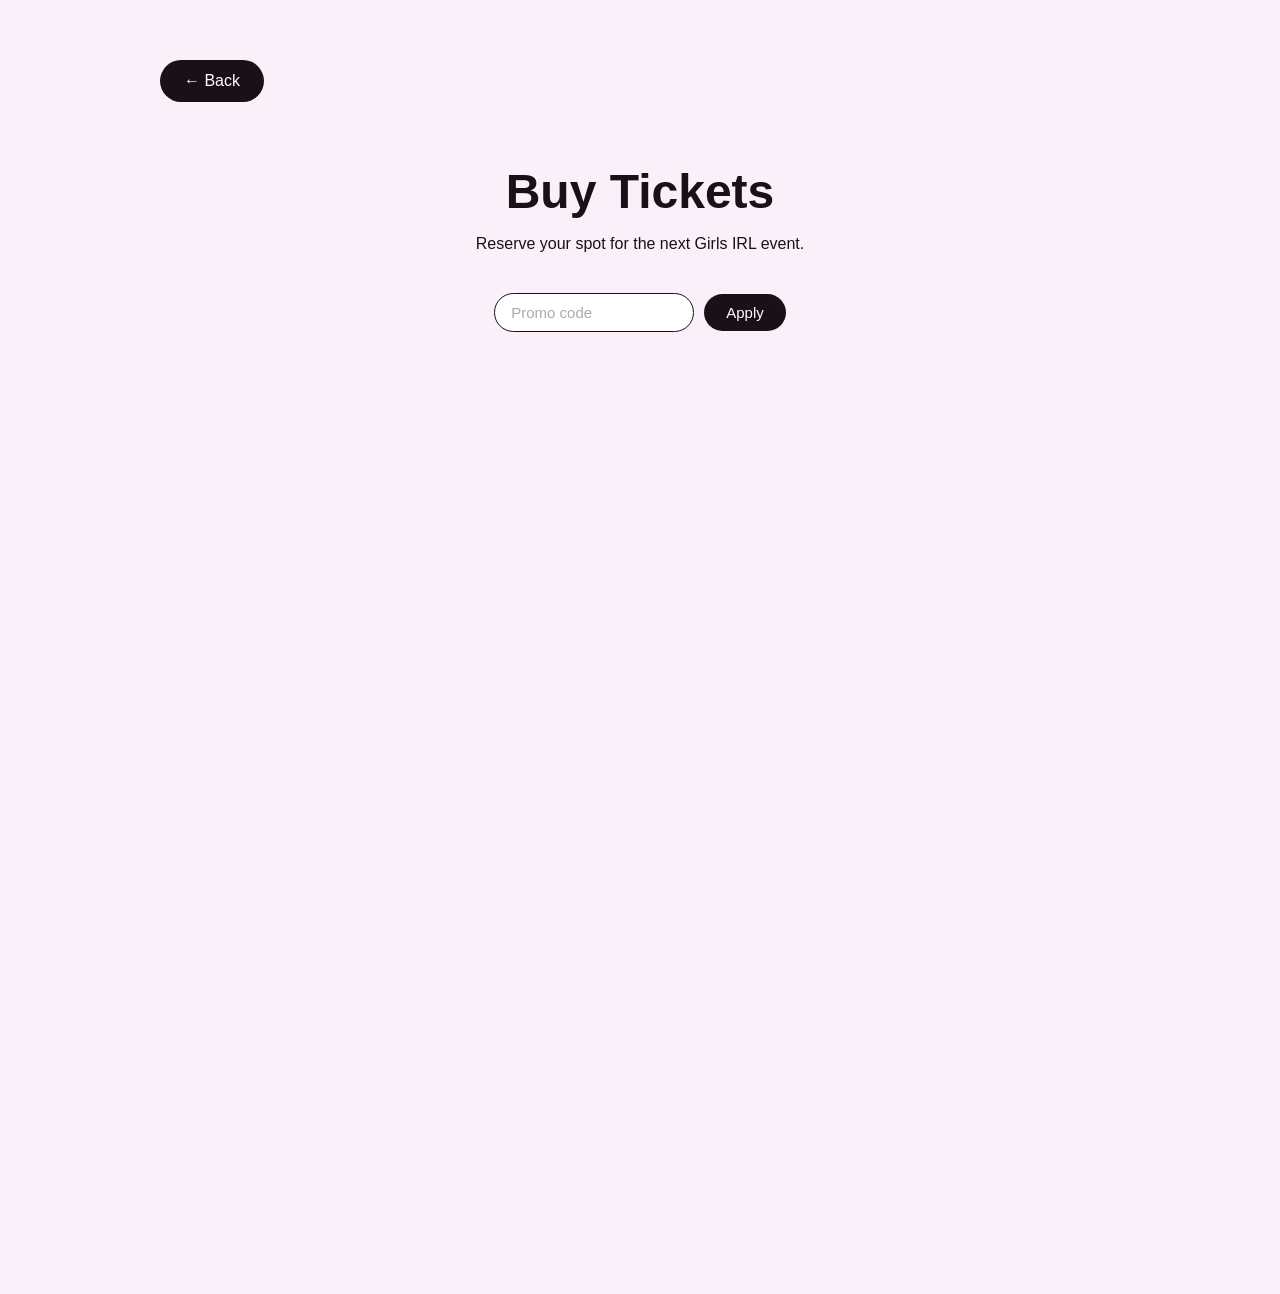
<file: tickets.html>
<!DOCTYPE html><html lang="en"><head><meta charset="UTF-8"><meta name="viewport" content="width=device-width, initial-scale=1.0"><title>Girls IRL Tickets</title><style>

#eventbrite-widget-container-1990058122415{
    width:100%;
    height:850px !important;
    min-height:850px !important;
}

#eventbrite-widget-container-1990058122415 iframe{
    width:100% !important;
    height:850px !important;
    min-height:850px !important;
    border:none;
}

body{margin:0;font-family:Arial,sans-serif;background:#faf0fa;color:#1A1118}
.container{max-width:1000px;margin:auto;padding:60px 20px}
h1{text-align:center;font-size:48px;margin-bottom:10px}
p{text-align:center;margin-bottom:40px}
.back-btn{display:inline-block;background:#1A1118;color:white;padding:12px 24px;border-radius:999px;text-decoration:none;margin-bottom:30px}

.promo-section{
    display:flex;
    justify-content:center;
    align-items:center;
    gap:10px;
    margin-bottom:32px;
}
.promo-section input{
    padding:10px 16px;
    border:1.5px solid #1A1118;
    border-radius:999px;
    font-size:15px;
    outline:none;
    width:200px;
    background:#fff;
    color:#1A1118;
}
.promo-section input::placeholder{
    color:#aaa;
}
.promo-section button{
    padding:10px 22px;
    background:#1A1118;
    color:#fff;
    border:none;
    border-radius:999px;
    font-size:15px;
    cursor:pointer;
}
.promo-section button:hover{
    background:#3a2a38;
}
.promo-msg{
    text-align:center;
    font-size:14px;
    margin-top:-20px;
    margin-bottom:20px;
    min-height:20px;
}
.promo-msg.success{ color: #2a7a2a; }
.promo-msg.error{ color: #c0392b; }

</style>
<link rel="stylesheet" href="responsive.css">
</head>
<body>
<div class="container">
    <a href="index.html" class="back-btn">← Back</a>
    <h1>Buy Tickets</h1>
    <p>Reserve your spot for the next Girls IRL event.</p>

    <div class="promo-section">
        <input type="text" id="promoInput" placeholder="Promo code" />
        <button onclick="applyPromo()">Apply</button>
    </div>
    <div class="promo-msg" id="promoMsg"></div>

    <div id="eventbrite-widget-container-1990058122415"></div>
</div>

<script src="https://www.eventbrite.com/static/widgets/eb_widgets.js"></script>
<script type="text/javascript">
    var currentPromo = '';

    function loadWidget(promoCode) {
        var container = document.getElementById('eventbrite-widget-container-1990058122415');
        container.innerHTML = '';

        var config = {
            widgetType: 'checkout',
            eventId: '1990058122415',
            iframeContainerId: 'eventbrite-widget-container-1990058122415',
            iframeContainerHeight: 850,
            onOrderComplete: function() { console.log('Order complete!'); }
        };

        if (promoCode) {
            config.promoCode = promoCode;
        }

        window.EBWidgets.createWidget(config);
    }

    var validCodes = ['BESTIE5'];

    function applyPromo() {
        var code = document.getElementById('promoInput').value.trim().toUpperCase();
        var msg = document.getElementById('promoMsg');

        if (!code) {
            msg.textContent = 'Please enter a promo code.';
            msg.className = 'promo-msg error';
            return;
        }

        if (!validCodes.includes(code)) {
            msg.textContent = 'Invalid promo code.';
            msg.className = 'promo-msg error';
            loadWidget('');
            return;
        }

        currentPromo = code;
        msg.textContent = 'Promo code "' + code + '" applied!';
        msg.className = 'promo-msg success';
        loadWidget(code);
    }

    // Load widget on page load with no promo code
    loadWidget('');
</script>
</body>
</html>
</file>
<file: responsive.css>
/* ==============================================
   GIRLS IRL — RESPONSIVE CSS
   Fixes for iPhone + all screen sizes
   ============================================== */

/* ---- GLOBAL OVERFLOW GUARD ---- */
html, body {
  overflow-x: hidden;
  width: 100%;
  max-width: 100vw;
}

*, *::before, *::after {
  box-sizing: border-box;
  max-width: 100%;
}

img {
  max-width: 100%;
  height: auto;
}

/* ---- HAMBURGER MENU (hidden by default, shown on mobile) ---- */
.nav-hamburger {
  display: none;
  flex-direction: column;
  justify-content: center;
  align-items: center;
  gap: 5px;
  width: 40px;
  height: 40px;
  background: none;
  border: none;
  cursor: pointer;
  padding: 4px;
  z-index: 600;
  flex-shrink: 0;
}
.nav-hamburger span {
  display: block;
  width: 22px;
  height: 1.5px;
  background: var(--ink);
  border-radius: 2px;
  transition: all 0.3s ease;
  transform-origin: center;
}
.nav-hamburger.open span:nth-child(1) { transform: translateY(6.5px) rotate(45deg); }
.nav-hamburger.open span:nth-child(2) { opacity: 0; transform: scaleX(0); }
.nav-hamburger.open span:nth-child(3) { transform: translateY(-6.5px) rotate(-45deg); }

/* Mobile nav drawer */
.nav-mobile-drawer {
  display: none;
  position: fixed;
  top: 68px;
  left: 0;
  right: 0;
  background: rgba(250,240,250,0.97);
  backdrop-filter: blur(20px);
  -webkit-backdrop-filter: blur(20px);
  border-bottom: 1px solid var(--border);
  z-index: 490;
  padding: 24px;
  flex-direction: column;
  gap: 8px;
  transform: translateY(-10px);
  opacity: 0;
  transition: opacity 0.25s ease, transform 0.25s ease;
  pointer-events: none;
}
.nav-mobile-drawer.open {
  opacity: 1;
  transform: translateY(0);
  pointer-events: all;
}
.nav-mobile-drawer a {
  font-size: 15px;
  font-weight: 400;
  letter-spacing: 0.1em;
  text-transform: uppercase;
  color: var(--ink-soft);
  padding: 12px 0;
  border-bottom: 1px solid var(--border);
  display: block;
  transition: color 0.2s;
}
.nav-mobile-drawer a:last-child { border-bottom: none; }
.nav-mobile-drawer a.active,
.nav-mobile-drawer a:hover { color: var(--rose-dark); }
.nav-mobile-drawer .nav-mobile-ticket {
  margin-top: 8px;
  background: #ff2f9f;
  color: white !important;
  text-align: center;
  border-radius: 100px;
  padding: 14px 24px !important;
  font-weight: 600 !important;
  border: none;
  letter-spacing: 0.06em;
}

/* ============================================
   TABLET (≤ 980px)
   ============================================ */
@media (max-width: 980px) {
  .container {
    padding: 0 32px;
  }

  .hero .container {
    padding: 0 32px;
    gap: 48px;
  }

  .past-events-grid {
    grid-template-columns: repeat(3, 1fr) !important;
  }

  .moments-grid {
    grid-template-columns: repeat(3, 1fr) !important;
  }

  .footer-grid {
    grid-template-columns: 1fr 1fr 1fr !important;
    gap: 40px;
  }

  .footer-brand {
    grid-column: 1 / -1;
  }
}

/* ============================================
   MOBILE (≤ 860px)  — Augments existing rules
   ============================================ */
@media (max-width: 860px) {
  /* Nav: show hamburger, keep ticket button visible */
  .nav-hamburger { display: flex; }
  .nav-mobile-drawer { display: flex; }
  .nav-links { display: none !important; }

  /* Keep Buy Tickets button visible in nav on mobile */
  .nav-pill,
  a.nav-pill,
  .homepage-ticket-btn,
  .nav-ticket-btn {
    display: inline-flex !important;
    align-items: center;
    font-size: 11px !important;
    padding: 8px 16px !important;
    border-radius: 100px;
    white-space: nowrap;
    font-weight: 600 !important;
    letter-spacing: 0.05em !important;
    /* Pink style to match brand */
    background: #ff2f9f !important;
    color: white !important;
    border: none !important;
  }

  nav { padding: 0 20px; }
  .nav-inner {
    gap: 10px;
  }

  /* Hero */
  .hero {
    padding: 100px 0 72px;
    min-height: auto;
  }

  .hero .container {
    grid-template-columns: 1fr !important;
    padding: 0 20px !important;
    gap: 40px;
  }

  .hero-aside {
    order: -1;
    max-width: 100% !important;
    width: 100% !important;
  }

  .hero h1 {
    font-size: clamp(48px, 12vw, 80px) !important;
  }

  .hero-desc {
    font-size: 16px;
    max-width: 100%;
  }

  .hero-scroll { display: none !important; }

  .hero-blob { width: 300px; height: 300px; right: -60px; top: -30px; }
  .hero-blob-2 { width: 200px; height: 200px; }

  /* Containers */
  .container { padding: 0 20px !important; }
  section { padding: 64px 0 !important; }

  /* Partners */
  .partners-bar .inner { padding: 0 20px !important; }
  .partners-row {
    flex-wrap: wrap;
    gap: 16px !important;
    justify-content: center;
  }
  .partner { padding: 0 16px !important; }
  .partner-divider { display: none; }

  /* Past events */
  .past-events-header { grid-template-columns: 1fr !important; gap: 16px !important; }
  .past-events-grid { grid-template-columns: repeat(2, 1fr) !important; }

  /* About */
  .about-grid { grid-template-columns: 1fr !important; gap: 40px !important; }
  .about-photo { aspect-ratio: 3/2; border-radius: 24px !important; }

  /* Next gathering */
  .next-inner { grid-template-columns: 1fr !important; gap: 40px !important; }
  .next-visual { aspect-ratio: 16/9 !important; }

  /* Moments gallery */
  .moments-grid { grid-template-columns: repeat(2, 1fr) !important; }
  .moments-header { flex-direction: column !important; align-items: flex-start !important; gap: 14px !important; }

  /* Founder */
  .founder-grid { grid-template-columns: 1fr !important; gap: 36px !important; }
  .founder-photo { aspect-ratio: 1/1; max-width: 240px; margin: 0 auto; }

  /* Voices */
  .voices-grid { grid-template-columns: 1fr !important; }

  /* Join section */
  .join { margin: 0 16px 64px !important; padding: 48px 24px !important; border-radius: 20px !important; }
  .join-form { flex-direction: column !important; max-width: 100%; }
  .join-form input { width: 100%; }
  .join-form button { width: 100%; }

  /* Footer */
  .footer-grid {
    grid-template-columns: 1fr 1fr !important;
    gap: 32px !important;
  }
  .footer-inner { padding: 0 20px !important; }
  .footer-brand { grid-column: 1 / -1 !important; }

  /* Stats marquee */
  .marquee-item { padding: 0 32px; }
  .marquee-stat-n { font-size: 22px; }

  /* Gallery section */
  .gallery-header { flex-direction: column; align-items: flex-start; gap: 14px; }
  .gallery-row-top { grid-template-columns: 1fr 1fr !important; }
  .gallery-row-bottom { grid-template-columns: 1fr !important; }
  .gallery-row-top .gallery-item,
  .gallery-row-bottom .gallery-item { height: 280px !important; }

  /* Testimonials */
  .testimonial-scroll-card { width: 280px !important; }

  /* Modal */
  .modal { max-width: 100%; margin: 0 16px; }
  .modal-body { padding: 20px 20px 28px; }
}

/* ============================================
   SMALL MOBILE (≤ 480px)
   ============================================ */
@media (max-width: 480px) {
  /* Nav */
  nav { height: 60px; }
  .nav-mobile-drawer { top: 60px; }

  /* Hero */
  .hero { padding: 88px 0 56px; }
  .hero h1 { font-size: clamp(42px, 13vw, 64px) !important; }
  .hero-desc { font-size: 15px; }
  .hero-actions { flex-direction: column; gap: 12px; }
  .hero-actions .btn-fill,
  .hero-actions .btn-ghost {
    width: 100%;
    justify-content: center;
    text-align: center;
  }

  /* Typography */
  .big-title { font-size: clamp(28px, 9vw, 44px) !important; }
  .stat-n { font-size: 34px !important; }

  /* Past events: single column on very small screens */
  .past-events-grid { grid-template-columns: 1fr !important; }
  .moments-grid { grid-template-columns: 1fr !important; }

  /* Partners: all wrap */
  .partners-row { flex-direction: column; align-items: center; }

  /* Gallery */
  .gallery-row-top { grid-template-columns: 1fr !important; }
  .gallery-row-top .gallery-item,
  .gallery-row-bottom .gallery-item { height: 240px !important; }

  /* Footer: single column */
  .footer-grid { grid-template-columns: 1fr !important; }

  /* Join */
  .join { margin: 0 12px 48px !important; padding: 40px 18px !important; }

  /* Voices */
  .voice { padding: 24px 20px; }
  .voice-q { font-size: 17px; }

  /* Next meta */
  .next-meta { flex-direction: column; gap: 16px; }

  /* Modal */
  .modal-body { padding: 16px 16px 24px; }
  .modal-t { font-size: 20px; }

  /* IG widget */
  .custom-ig-logo { width: 60px !important; height: 60px !important; }
}

/* ============================================
   MEDIUM RESPONSIVE (861px – 1100px)
   ============================================ */
@media (min-width: 861px) and (max-width: 1100px) {
  .hero .container { gap: 40px; }
  .about-grid { gap: 48px; }
  .past-events-grid { grid-template-columns: repeat(3, 1fr); }
  .moments-grid { grid-template-columns: repeat(3, 1fr); }
  .footer-grid { grid-template-columns: 1fr 1fr 1fr; }
  .footer-brand { grid-column: 1 / -1; }
}
</file>
